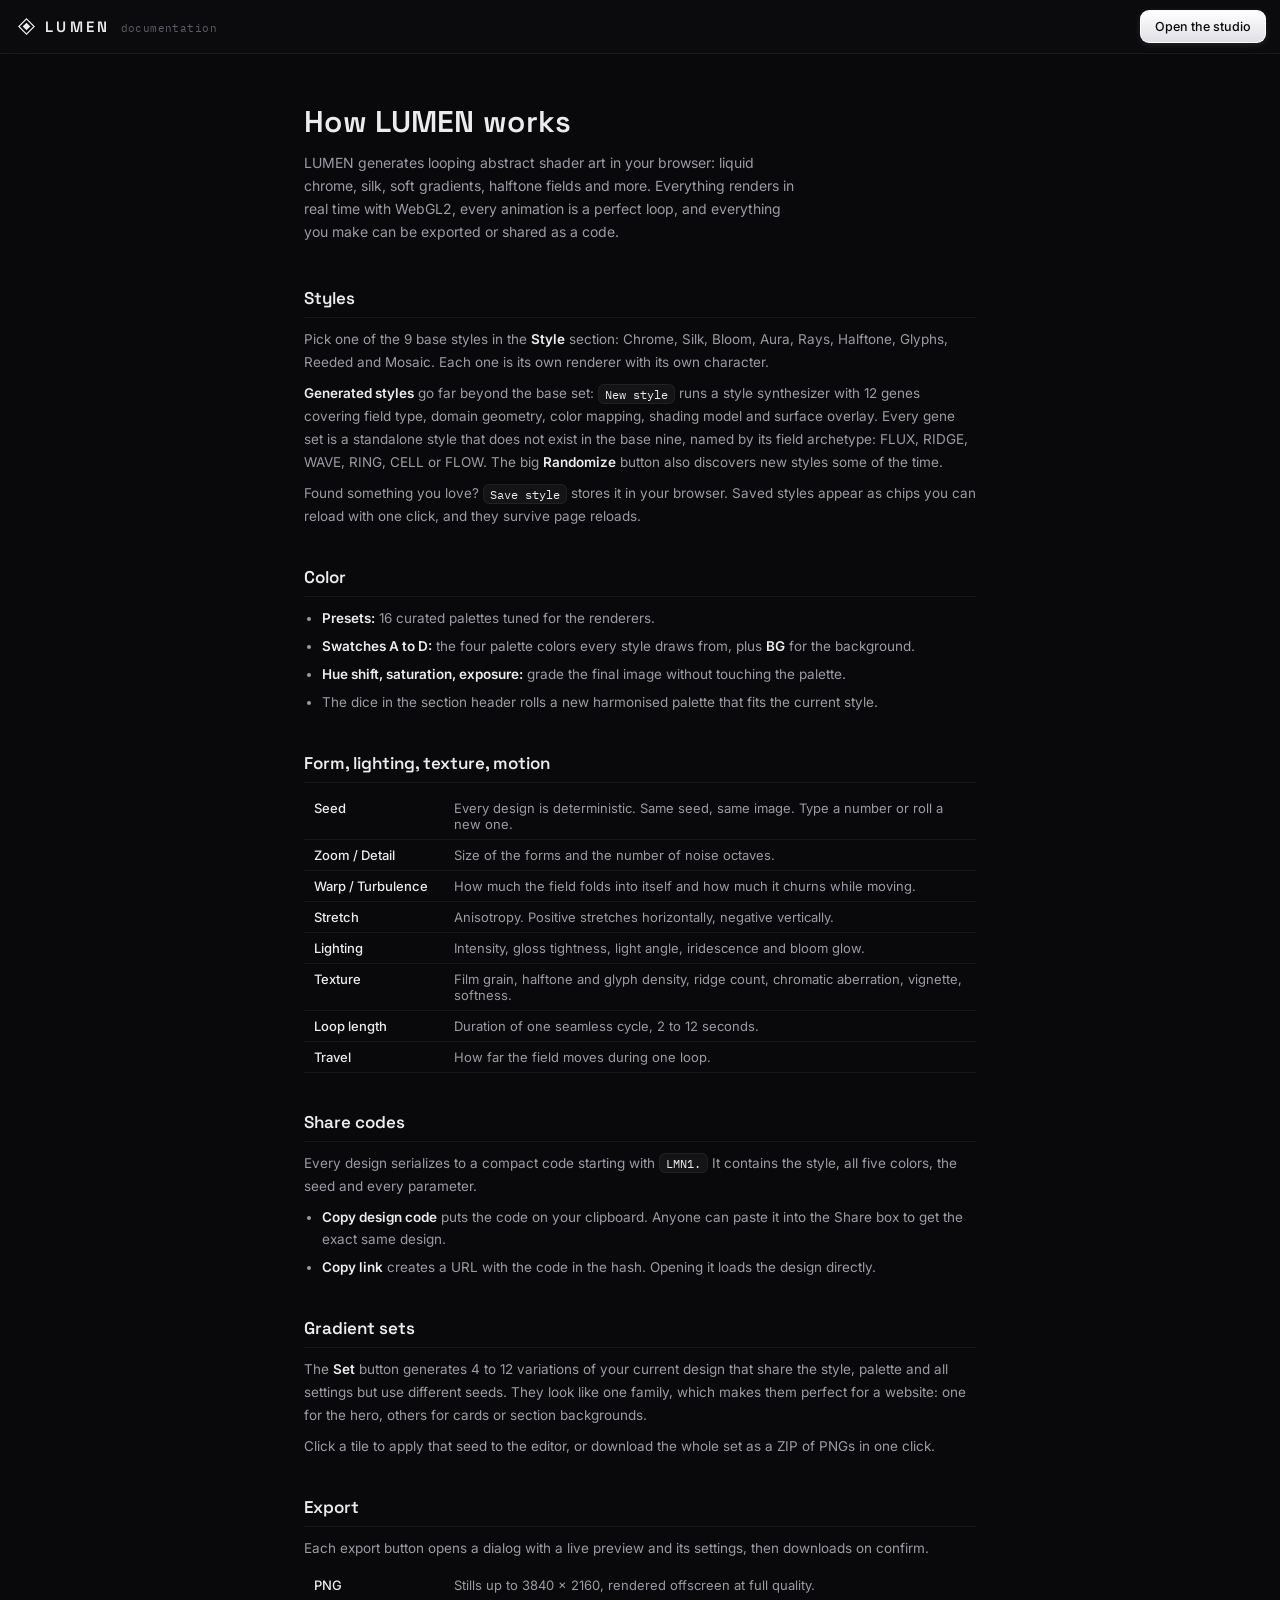
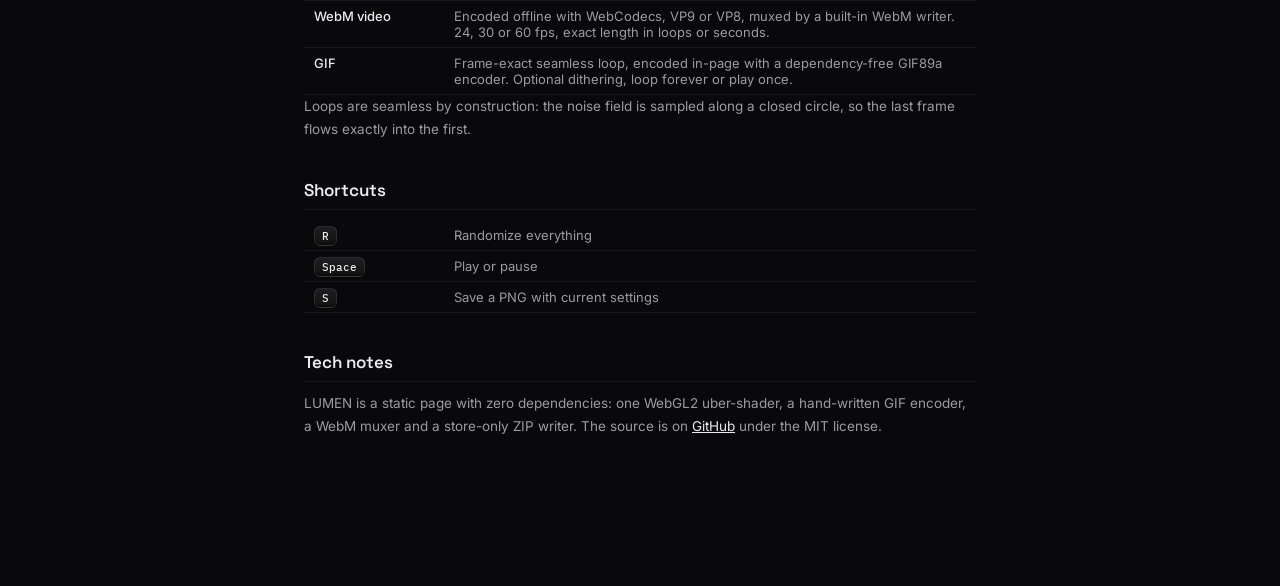
<file: docs.html>
<!DOCTYPE html>
<html lang="en">
<head>
<meta charset="UTF-8" />
<meta name="viewport" content="width=device-width, initial-scale=1.0" />
<title>Docs, LUMEN generative shader studio</title>
<meta name="description" content="How to use LUMEN: styles, synth styles, color, motion, share codes, gradient sets and exporting PNG, video or GIF." />
<link rel="icon" type="image/png" sizes="64x64" href="assets/favicon.png" />
<link rel="preconnect" href="https://fonts.googleapis.com" />
<link rel="preconnect" href="https://fonts.gstatic.com" crossorigin />
<link href="https://fonts.googleapis.com/css2?family=Inter:wght@400;500;600&family=Space+Grotesk:wght@500;600&family=IBM+Plex+Mono:wght@400;500&display=swap" rel="stylesheet" />
<link rel="stylesheet" href="styles.css" />
<style>
  body { overflow: auto; }
  .docs-wrap {
    max-width: 720px;
    margin: 0 auto;
    padding: 48px 24px 110px;
  }
  .docs-hero {
    margin-bottom: 44px;
  }
  .docs-hero h1 {
    font-family: var(--font-display);
    font-size: 30px;
    font-weight: 600;
    letter-spacing: 0.01em;
    margin-bottom: 10px;
  }
  .docs-hero p { color: var(--text-mid); font-size: 14px; line-height: 1.65; max-width: 56ch; }
  .docs-hero .btn { margin-top: 18px; }
  .docs-section { margin-bottom: 38px; }
  .docs-section h2 {
    font-family: var(--font-display);
    font-size: 17px;
    font-weight: 600;
    margin-bottom: 10px;
    padding-bottom: 8px;
    border-bottom: 1px solid var(--line-soft);
  }
  .docs-section p, .docs-section li {
    font-size: 13.5px;
    line-height: 1.7;
    color: var(--text-mid);
  }
  .docs-section p + p { margin-top: 8px; }
  .docs-section ul { padding-left: 18px; margin-top: 8px; display: flex; flex-direction: column; gap: 5px; }
  .docs-section strong { color: var(--text); font-weight: 600; }
  .docs-section code {
    font-family: var(--font-mono);
    font-size: 11.5px;
    background: var(--bg-raised);
    border: 1px solid var(--line-soft);
    padding: 1.5px 6px;
    border-radius: 6px;
    color: var(--text);
  }
  .kbd {
    font-family: var(--font-mono);
    font-size: 11px;
    background: linear-gradient(180deg, rgba(255,255,255,0.09), rgba(255,255,255,0.03));
    border: 1px solid var(--line);
    box-shadow: inset 0 -1.5px 0 rgba(0,0,0,0.4);
    padding: 2px 7px;
    border-radius: 6px;
    color: var(--text);
  }
  .docs-table { width: 100%; border-collapse: collapse; margin-top: 10px; }
  .docs-table td {
    padding: 7px 10px;
    border-bottom: 1px solid var(--line-soft);
    font-size: 13px;
    color: var(--text-mid);
    vertical-align: top;
  }
  .docs-table td:first-child { color: var(--text); font-weight: 500; white-space: nowrap; width: 140px; }
</style>
</head>
<body>

<header class="topbar">
  <div class="brand">
    <svg class="brand-mark" viewBox="0 0 20 20" aria-hidden="true">
      <path d="M10 1 L19 10 L10 19 L1 10 Z" fill="none" stroke="currentColor" stroke-width="1.4"/>
      <path d="M10 5.5 L14.5 10 L10 14.5 L5.5 10 Z" fill="currentColor"/>
    </svg>
    <span class="brand-name">LUMEN</span>
    <span class="brand-sub">documentation</span>
  </div>
  <div class="topbar-actions">
    <a class="btn btn-primary" href="index.html">Open the studio</a>
  </div>
</header>

<div class="docs-wrap">
  <div class="docs-hero">
    <h1>How LUMEN works</h1>
    <p>LUMEN generates looping abstract shader art in your browser: liquid chrome, silk, soft gradients, halftone fields and more. Everything renders in real time with WebGL2, every animation is a perfect loop, and everything you make can be exported or shared as a code.</p>
  </div>

  <div class="docs-section">
    <h2>Styles</h2>
    <p>Pick one of the 9 base styles in the <strong>Style</strong> section: Chrome, Silk, Bloom, Aura, Rays, Halftone, Glyphs, Reeded and Mosaic. Each one is its own renderer with its own character.</p>
    <p><strong>Generated styles</strong> go far beyond the base set: <code>New style</code> runs a style synthesizer with 12 genes covering field type, domain geometry, color mapping, shading model and surface overlay. Every gene set is a standalone style that does not exist in the base nine, named by its field archetype: FLUX, RIDGE, WAVE, RING, CELL or FLOW. The big <strong>Randomize</strong> button also discovers new styles some of the time.</p>
    <p>Found something you love? <code>Save style</code> stores it in your browser. Saved styles appear as chips you can reload with one click, and they survive page reloads.</p>
  </div>

  <div class="docs-section">
    <h2>Color</h2>
    <ul>
      <li><strong>Presets:</strong> 16 curated palettes tuned for the renderers.</li>
      <li><strong>Swatches A to D:</strong> the four palette colors every style draws from, plus <strong>BG</strong> for the background.</li>
      <li><strong>Hue shift, saturation, exposure:</strong> grade the final image without touching the palette.</li>
      <li>The dice in the section header rolls a new harmonised palette that fits the current style.</li>
    </ul>
  </div>

  <div class="docs-section">
    <h2>Form, lighting, texture, motion</h2>
    <table class="docs-table">
      <tr><td>Seed</td><td>Every design is deterministic. Same seed, same image. Type a number or roll a new one.</td></tr>
      <tr><td>Zoom / Detail</td><td>Size of the forms and the number of noise octaves.</td></tr>
      <tr><td>Warp / Turbulence</td><td>How much the field folds into itself and how much it churns while moving.</td></tr>
      <tr><td>Stretch</td><td>Anisotropy. Positive stretches horizontally, negative vertically.</td></tr>
      <tr><td>Lighting</td><td>Intensity, gloss tightness, light angle, iridescence and bloom glow.</td></tr>
      <tr><td>Texture</td><td>Film grain, halftone and glyph density, ridge count, chromatic aberration, vignette, softness.</td></tr>
      <tr><td>Loop length</td><td>Duration of one seamless cycle, 2 to 12 seconds.</td></tr>
      <tr><td>Travel</td><td>How far the field moves during one loop.</td></tr>
    </table>
  </div>

  <div class="docs-section">
    <h2>Share codes</h2>
    <p>Every design serializes to a compact code starting with <code>LMN1.</code> It contains the style, all five colors, the seed and every parameter.</p>
    <ul>
      <li><strong>Copy design code</strong> puts the code on your clipboard. Anyone can paste it into the Share box to get the exact same design.</li>
      <li><strong>Copy link</strong> creates a URL with the code in the hash. Opening it loads the design directly.</li>
    </ul>
  </div>

  <div class="docs-section">
    <h2>Gradient sets</h2>
    <p>The <strong>Set</strong> button generates 4 to 12 variations of your current design that share the style, palette and all settings but use different seeds. They look like one family, which makes them perfect for a website: one for the hero, others for cards or section backgrounds.</p>
    <p>Click a tile to apply that seed to the editor, or download the whole set as a ZIP of PNGs in one click.</p>
  </div>

  <div class="docs-section">
    <h2>Export</h2>
    <p>Each export button opens a dialog with a live preview and its settings, then downloads on confirm.</p>
    <table class="docs-table">
      <tr><td>PNG</td><td>Stills up to 3840 x 2160, rendered offscreen at full quality.</td></tr>
      <tr><td>WebM video</td><td>Encoded offline with WebCodecs, VP9 or VP8, muxed by a built-in WebM writer. 24, 30 or 60 fps, exact length in loops or seconds.</td></tr>
      <tr><td>GIF</td><td>Frame-exact seamless loop, encoded in-page with a dependency-free GIF89a encoder. Optional dithering, loop forever or play once.</td></tr>
    </table>
    <p>Loops are seamless by construction: the noise field is sampled along a closed circle, so the last frame flows exactly into the first.</p>
  </div>

  <div class="docs-section">
    <h2>Shortcuts</h2>
    <table class="docs-table">
      <tr><td><span class="kbd">R</span></td><td>Randomize everything</td></tr>
      <tr><td><span class="kbd">Space</span></td><td>Play or pause</td></tr>
      <tr><td><span class="kbd">S</span></td><td>Save a PNG with current settings</td></tr>
    </table>
  </div>

  <div class="docs-section">
    <h2>Tech notes</h2>
    <p>LUMEN is a static page with zero dependencies: one WebGL2 uber-shader, a hand-written GIF encoder, a WebM muxer and a store-only ZIP writer. The source is on <a href="https://github.com/Leonxlnx/lumenshaders" style="color: var(--text);">GitHub</a> under the MIT license.</p>
  </div>
</div>

</body>
</html>
</file>
<file: styles.css>
/* ============================================================
   LUMEN — generative shader studio
   dark precision-instrument UI
   ============================================================ */

:root {
  --bg: #09090b;
  --bg-stage: #0c0c0f;
  --bg-rail: rgba(17, 17, 21, 0.82);
  --bg-raised: rgba(255, 255, 255, 0.045);
  --bg-hover: rgba(255, 255, 255, 0.09);
  --line: rgba(255, 255, 255, 0.10);
  --line-soft: rgba(255, 255, 255, 0.06);
  --glass-hi: rgba(255, 255, 255, 0.14);
  --text: #ececef;
  --text-mid: #9b9ba4;
  --text-dim: #5e5e68;
  --focus: #d7d7de;
  --radius-s: 9px;
  --radius-m: 13px;
  --radius-l: 18px;
  --font-ui: "Inter", -apple-system, "Segoe UI", sans-serif;
  --font-display: "Space Grotesk", var(--font-ui);
  --font-mono: "IBM Plex Mono", ui-monospace, "Cascadia Mono", monospace;
  --topbar-h: 54px;
  --rail-w: 312px;
}

* { box-sizing: border-box; margin: 0; padding: 0; }

:root { color-scheme: dark; }

html, body { height: 100%; }

body {
  background: var(--bg);
  color: var(--text);
  font-family: var(--font-ui);
  font-size: 13px;
  overflow: hidden;
  -webkit-font-smoothing: antialiased;
}

.mono { font-family: var(--font-mono); }
.dim { color: var(--text-dim); }

button { font: inherit; color: inherit; cursor: pointer; background: none; border: none; }

/* ---------- top bar ---------- */

.topbar {
  height: var(--topbar-h);
  display: flex;
  align-items: center;
  justify-content: space-between;
  padding: 0 14px 0 18px;
  border-bottom: 1px solid var(--line-soft);
  background: rgba(12, 12, 15, 0.75);
  backdrop-filter: blur(18px) saturate(1.2);
  -webkit-backdrop-filter: blur(18px) saturate(1.2);
  position: relative;
  z-index: 5;
}

.brand { display: flex; align-items: baseline; gap: 10px; min-width: 260px; }
.brand-mark { width: 17px; height: 17px; color: var(--text); align-self: center; }
.brand-name {
  font-family: var(--font-display);
  font-weight: 600;
  font-size: 15px;
  letter-spacing: 0.22em;
}
.brand-sub {
  font-family: var(--font-mono);
  font-size: 10.5px;
  color: var(--text-dim);
  letter-spacing: 0.04em;
}

.topbar-center { display: flex; justify-content: center; }

.topbar-actions { display: flex; align-items: center; gap: 8px; min-width: 260px; justify-content: flex-end; }
.topbar-divider { width: 1px; height: 22px; background: var(--line); margin: 0 4px; }

/* ---------- buttons ---------- */

.btn {
  display: inline-flex;
  align-items: center;
  gap: 7px;
  height: 33px;
  padding: 0 14px;
  border-radius: var(--radius-s);
  border: 1px solid var(--line);
  background: linear-gradient(180deg, rgba(255,255,255,0.07), rgba(255,255,255,0.025));
  box-shadow: inset 0 1px 0 var(--glass-hi), 0 1px 3px rgba(0,0,0,0.3);
  color: var(--text);
  font-size: 12.5px;
  font-weight: 500;
  text-decoration: none;
  transition: background 160ms ease, border-color 160ms ease, transform 140ms cubic-bezier(.34,1.56,.64,1), box-shadow 160ms ease;
  white-space: nowrap;
}
.btn svg { width: 14px; height: 14px; flex: none; transition: transform 220ms cubic-bezier(.34,1.56,.64,1); }
.btn:hover {
  background: linear-gradient(180deg, rgba(255,255,255,0.12), rgba(255,255,255,0.05));
  border-color: rgba(255,255,255,0.20);
  transform: translateY(-1px);
  box-shadow: inset 0 1px 0 var(--glass-hi), 0 6px 16px -6px rgba(0,0,0,0.55);
}
.btn:hover svg { transform: scale(1.18) rotate(-4deg); }
.btn:active { transform: translateY(0.5px) scale(0.98); }

.btn-primary {
  background: linear-gradient(180deg, #ffffff, #dfdfe6);
  border-color: rgba(255,255,255,0.85);
  color: #0a0a0c;
  box-shadow: inset 0 1px 0 rgba(255,255,255,0.9), 0 2px 8px -2px rgba(255,255,255,0.18);
}
.btn-primary:hover {
  background: linear-gradient(180deg, #ffffff, #f2f2f6);
  border-color: #fff;
  box-shadow: inset 0 1px 0 #fff, 0 8px 22px -6px rgba(255,255,255,0.28);
}

.btn-ghost {
  background: transparent;
  border-color: transparent;
  box-shadow: none;
  color: var(--text-mid);
}
.btn-ghost:hover { color: var(--text); background: var(--bg-hover); border-color: var(--line); }

.icon-btn {
  width: 28px; height: 28px;
  display: inline-flex; align-items: center; justify-content: center;
  border-radius: var(--radius-s);
  color: var(--text-mid);
  transition: background 130ms ease, color 130ms ease;
}
.icon-btn svg { width: 13px; height: 13px; }
.icon-btn:hover { background: var(--bg-hover); color: var(--text); }

/* ---------- segmented control ---------- */

.segmented {
  display: inline-flex;
  background: var(--bg-raised);
  border: 1px solid var(--line);
  border-radius: var(--radius-s);
  padding: 2px;
  gap: 2px;
}
.segmented button {
  height: 24px;
  padding: 0 10px;
  border-radius: 4px;
  font-family: var(--font-mono);
  font-size: 11px;
  color: var(--text-dim);
  transition: background 120ms ease, color 120ms ease;
}
.segmented button:hover { color: var(--text-mid); }
.segmented button.active { background: #26262d; color: var(--text); }

/* ---------- layout ---------- */

.app {
  display: flex;
  height: calc(100vh - var(--topbar-h));
}

.stage {
  flex: 1;
  display: flex;
  flex-direction: column;
  background:
    radial-gradient(ellipse 90% 70% at 50% 42%, #101016 0%, var(--bg-stage) 70%);
  min-width: 0;
  position: relative;
}

.canvas-frame {
  flex: 1;
  display: flex;
  align-items: center;
  justify-content: center;
  padding: 34px 40px 18px;
  min-height: 0;
}

.canvas-shell {
  position: relative;
  display: flex;
  align-items: center;
  justify-content: center;
  max-width: 100%;
  max-height: 100%;
}

.canvas-boot {
  position: absolute;
  border-radius: var(--radius-l);
  background: linear-gradient(135deg, #120804 0%, #3d1204 38%, #ff6a00 72%, #ffb347 100%);
  background-size: 220% 220%;
  animation: boot-shimmer 2.2s ease-in-out infinite;
  box-shadow:
    0 0 0 1px rgba(255,255,255,0.07),
    inset 0 1px 0 rgba(255,255,255,0.08),
    0 30px 80px -20px rgba(0,0,0,0.9),
    0 8px 26px -10px rgba(0,0,0,0.65);
  transition: opacity 0.45s ease;
  pointer-events: none;
}

@keyframes boot-shimmer {
  0%, 100% { background-position: 0% 50%; }
  50% { background-position: 100% 50%; }
}

body.ready .canvas-boot { opacity: 0; }

#view {
  max-width: 100%;
  max-height: 100%;
  border-radius: var(--radius-l);
  box-shadow:
    0 0 0 1px rgba(255,255,255,0.07),
    inset 0 1px 0 rgba(255,255,255,0.08),
    0 30px 80px -20px rgba(0,0,0,0.9),
    0 8px 26px -10px rgba(0,0,0,0.65);
  background: #000;
  opacity: 0;
  transition: opacity 0.45s ease;
}

body.ready #view { opacity: 1; }

.stage-error {
  position: absolute;
  inset: 0;
  display: flex;
  align-items: center;
  justify-content: center;
  padding: 24px;
  text-align: center;
  color: #9b9ba4;
  font-size: 13px;
  line-height: 1.6;
  background: rgba(9, 9, 11, 0.92);
  border-radius: var(--radius-l);
  z-index: 2;
}
.stage-error[hidden] { display: none !important; }

.stage-meta {
  display: flex;
  align-items: center;
  justify-content: space-between;
  padding: 0 22px 14px;
  flex: none;
}
.meta-left, .meta-right { display: flex; align-items: center; gap: 10px; }
.meta-item { font-size: 11px; letter-spacing: 0.03em; }
.meta-sep { width: 3px; height: 3px; border-radius: 50%; background: var(--line); }

/* ---------- control rail ---------- */

.rail {
  width: var(--rail-w);
  flex: none;
  background: var(--bg-rail);
  backdrop-filter: blur(22px) saturate(1.25);
  -webkit-backdrop-filter: blur(22px) saturate(1.25);
  border-left: 1px solid var(--line-soft);
  box-shadow: inset 1px 0 0 rgba(255,255,255,0.03);
  overflow-y: auto;
  overscroll-behavior: contain;
  scrollbar-width: thin;
  scrollbar-color: rgba(255,255,255,0.14) transparent;
}
.rail::-webkit-scrollbar { width: 9px; }
.rail::-webkit-scrollbar-thumb {
  background: rgba(255,255,255,0.12);
  border-radius: 5px;
  border: 3px solid transparent;
  background-clip: content-box;
}
.rail::-webkit-scrollbar-thumb:hover { background: rgba(255,255,255,0.22); background-clip: content-box; }

.rail-section { border-bottom: 1px solid var(--line-soft); padding: 14px 16px 17px; }
.rail-section:last-child { border-bottom: none; padding-bottom: 28px; }

.section-head {
  display: flex;
  align-items: center;
  justify-content: space-between;
  margin-bottom: 12px;
}
.section-title {
  font-family: var(--font-mono);
  font-size: 10px;
  font-weight: 500;
  letter-spacing: 0.18em;
  color: var(--text-dim);
  text-transform: uppercase;
}
.section-dice {
  width: 24px; height: 24px;
  display: inline-flex; align-items: center; justify-content: center;
  border-radius: 5px;
  color: var(--text-dim);
  transition: background 120ms ease, color 120ms ease, transform 80ms ease;
}
.section-dice svg { width: 12px; height: 12px; }
.section-dice:hover { background: var(--bg-hover); color: var(--text); }
.section-dice:active { transform: rotate(90deg); }

/* ---------- mode grid ---------- */

.mode-grid {
  display: grid;
  grid-template-columns: repeat(3, 1fr);
  gap: 6px;
}
.mode-card {
  display: flex;
  flex-direction: column;
  align-items: center;
  gap: 6px;
  padding: 9px 2px 8px;
  border-radius: var(--radius-s);
  border: 1px solid var(--line-soft);
  background: linear-gradient(180deg, rgba(255,255,255,0.04), rgba(255,255,255,0.012));
  box-shadow: inset 0 1px 0 rgba(255,255,255,0.05);
  color: var(--text-dim);
  transition: border-color 160ms ease, color 160ms ease, background 160ms ease,
    transform 180ms cubic-bezier(.34,1.56,.64,1);
}
.mode-card svg { width: 26px; height: 18px; transition: transform 220ms cubic-bezier(.34,1.56,.64,1); }
.mode-card span { font-size: 10px; font-weight: 500; letter-spacing: 0.02em; }
.mode-card:hover { color: var(--text-mid); border-color: rgba(255,255,255,0.16); transform: translateY(-1.5px); }
.mode-card:hover svg { transform: scale(1.15); }
.mode-card:active { transform: scale(0.96); }
.mode-card.active {
  border-color: rgba(255,255,255,0.34);
  background: linear-gradient(180deg, rgba(255,255,255,0.13), rgba(255,255,255,0.05));
  box-shadow: inset 0 1px 0 rgba(255,255,255,0.2), 0 4px 14px -6px rgba(0,0,0,0.6);
  color: var(--text);
}

.style-lock {
  display: flex;
  align-items: center;
  gap: 8px;
  margin-top: 10px;
  color: var(--text-dim);
  font-size: 11.5px;
  user-select: none;
  cursor: pointer;
}
.style-lock input { display: none; }
.lock-box {
  width: 14px; height: 14px;
  border: 1px solid var(--line);
  border-radius: 4px;
  display: inline-flex; align-items: center; justify-content: center;
  transition: background 120ms ease, border-color 120ms ease;
}
.lock-box svg { width: 8px; height: 8px; opacity: 0; transition: opacity 120ms ease; }
.style-lock input:checked + .lock-box { background: var(--text); border-color: var(--text); }
.style-lock input:checked + .lock-box svg { opacity: 1; }

/* ---------- palette ---------- */

.preset-row {
  display: flex;
  flex-wrap: wrap;
  gap: 6px;
  margin-bottom: 14px;
}
.preset-chip {
  height: 22px;
  width: 46px;
  border-radius: 5px;
  border: 1px solid rgba(255,255,255,0.08);
  overflow: hidden;
  display: flex;
  padding: 0;
  transition: transform 100ms ease, border-color 120ms ease;
}
.preset-chip i { flex: 1; display: block; }
.preset-chip:hover { transform: translateY(-1px); border-color: rgba(255,255,255,0.3); }
.preset-chip.active { border-color: #fff; box-shadow: 0 0 0 1px #fff inset; }

.swatch-row {
  display: flex;
  gap: 8px;
  align-items: center;
  margin-bottom: 14px;
}
.swatch {
  position: relative;
  width: 34px; height: 34px;
  border-radius: 8px;
  border: 1px solid rgba(255,255,255,0.10);
  overflow: hidden;
  flex: none;
  cursor: pointer;
  transition: transform 100ms ease;
}
.swatch:hover { transform: scale(1.06); }
.swatch input {
  position: absolute;
  inset: -8px;
  width: calc(100% + 16px);
  height: calc(100% + 16px);
  border: none;
  padding: 0;
  cursor: pointer;
  opacity: 0;
}
.swatch-label {
  font-family: var(--font-mono);
  font-size: 9px;
  color: var(--text-dim);
  text-align: center;
  margin-top: 4px;
  letter-spacing: 0.05em;
}
.swatch-wrap { display: flex; flex-direction: column; }
.swatch-gap { width: 1px; height: 30px; background: var(--line); margin: 0 3px; align-self: flex-start; margin-top: 2px; }

/* ---------- sliders ---------- */

.ctl { margin-bottom: 11px; }
.ctl:last-child { margin-bottom: 0; }

.ctl-head {
  display: flex;
  justify-content: space-between;
  align-items: baseline;
  margin-bottom: 5px;
}
.ctl-label { font-size: 11.5px; font-weight: 500; color: var(--text-mid); }
.ctl-value {
  font-family: var(--font-mono);
  font-size: 10.5px;
  color: var(--text-dim);
  font-variant-numeric: tabular-nums;
}

input[type="range"] {
  -webkit-appearance: none;
  appearance: none;
  width: 100%;
  height: 18px;
  background: transparent;
  cursor: pointer;
  display: block;
}
input[type="range"]::-webkit-slider-runnable-track {
  height: 3px;
  border-radius: 2px;
  background: linear-gradient(to right, #62626e var(--fill, 0%), #232329 var(--fill, 0%));
}
input[type="range"]::-webkit-slider-thumb {
  -webkit-appearance: none;
  width: 12px; height: 12px;
  border-radius: 50%;
  background: #e8e8ec;
  border: none;
  margin-top: -4.5px;
  box-shadow: 0 1px 4px rgba(0,0,0,0.5);
  transition: transform 100ms ease;
}
input[type="range"]:hover::-webkit-slider-thumb { transform: scale(1.15); }
input[type="range"]:active::-webkit-slider-thumb { transform: scale(1.25); background: #fff; }
input[type="range"]::-moz-range-track {
  height: 3px; border-radius: 2px; background: #232329;
}
input[type="range"]::-moz-range-progress { height: 3px; border-radius: 2px; background: #62626e; }
input[type="range"]::-moz-range-thumb {
  width: 12px; height: 12px; border-radius: 50%;
  background: #e8e8ec; border: none;
}

/* ---------- selects / small inputs ---------- */

.field-row { display: flex; gap: 8px; align-items: center; margin-bottom: 11px; }
.field-row:last-child { margin-bottom: 0; }
.field-row .ctl-label { flex: 1; }

select, .num-input {
  background: var(--bg-raised);
  border: 1px solid var(--line);
  border-radius: var(--radius-s);
  color: var(--text);
  font-family: var(--font-mono);
  font-size: 11px;
  height: 28px;
  padding: 0 8px;
  outline: none;
}
select:focus, .num-input:focus { border-color: #3c3c46; }
select { cursor: pointer; appearance: none; padding-right: 22px;
  background-image: url("data:image/svg+xml,%3Csvg xmlns='http://www.w3.org/2000/svg' width='8' height='5'%3E%3Cpath d='M0 0l4 5 4-5z' fill='%235e5e68'/%3E%3C/svg%3E");
  background-repeat: no-repeat;
  background-position: right 8px center;
}

.num-input { width: 74px; text-align: right; }

.seed-row { display: flex; gap: 6px; align-items: center; }
.seed-row .num-input { flex: 1; text-align: left; }

.mini-btn {
  height: 28px;
  padding: 0 10px;
  border-radius: var(--radius-s);
  border: 1px solid var(--line);
  background: var(--bg-raised);
  color: var(--text-mid);
  font-size: 11px;
  font-weight: 500;
  display: inline-flex;
  align-items: center;
  gap: 6px;
  transition: background 120ms ease, color 120ms ease;
  white-space: nowrap;
}
.mini-btn svg { width: 11px; height: 11px; }
.mini-btn:hover { background: var(--bg-hover); color: var(--text); }

/* ---------- toggle ---------- */

.toggle-row {
  display: flex; align-items: center; justify-content: space-between;
  margin-bottom: 11px;
}
.toggle-row:last-child { margin-bottom: 0; }
.toggle {
  position: relative;
  width: 30px; height: 17px;
  border-radius: 9px;
  background: #26262d;
  transition: background 140ms ease;
  flex: none;
}
.toggle::after {
  content: "";
  position: absolute;
  top: 2.5px; left: 2.5px;
  width: 12px; height: 12px;
  border-radius: 50%;
  background: #9b9ba4;
  transition: transform 140ms ease, background 140ms ease;
}
.toggle.on { background: var(--text); }
.toggle.on::after { transform: translateX(13px); background: #0a0a0c; }

/* ---------- share section ---------- */

.share-row { display: flex; gap: 8px; margin-bottom: 10px; }
.share-row .mini-btn { flex: 1; justify-content: center; }
.share-input {
  width: 100%;
  text-align: left;
  color: var(--text-mid);
}
.share-input::placeholder { color: var(--text-dim); }

/* ---------- share section ---------- */

.share-row { display: flex; gap: 8px; margin-bottom: 10px; }
.share-row .mini-btn { flex: 1; justify-content: center; }
.share-input {
  width: 100%;
  text-align: left;
}
.share-input::placeholder { color: var(--text-dim); }

/* ---------- export section ---------- */

.export-grid { display: flex; flex-direction: column; gap: 8px; margin-top: 4px; }
.export-btn {
  display: flex;
  align-items: center;
  gap: 10px;
  width: 100%;
  height: 40px;
  padding: 0 14px;
  border-radius: var(--radius-s);
  border: 1px solid var(--line);
  background: linear-gradient(180deg, rgba(255,255,255,0.06), rgba(255,255,255,0.02));
  box-shadow: inset 0 1px 0 rgba(255,255,255,0.08);
  color: var(--text);
  font-size: 12.5px;
  font-weight: 500;
  transition: background 160ms ease, border-color 160ms ease,
    transform 160ms cubic-bezier(.34,1.56,.64,1), box-shadow 160ms ease;
}
.export-btn svg { width: 14px; height: 14px; color: var(--text-mid); transition: transform 220ms cubic-bezier(.34,1.56,.64,1), color 160ms ease; }
.export-btn:hover {
  background: linear-gradient(180deg, rgba(255,255,255,0.11), rgba(255,255,255,0.04));
  border-color: rgba(255,255,255,0.2);
  transform: translateX(2px);
}
.export-btn:hover svg { transform: scale(1.2); color: var(--text); }
.export-btn .ext {
  margin-left: auto;
  font-family: var(--font-mono);
  font-size: 10px;
  color: var(--text-dim);
  letter-spacing: 0.06em;
}

/* ---------- overlay ---------- */

.overlay {
  position: fixed;
  inset: 0;
  background: rgba(5,5,7,0.78);
  backdrop-filter: blur(4px);
  display: flex;
  align-items: center;
  justify-content: center;
  z-index: 50;
}
.overlay[hidden] { display: none; }
.overlay-card {
  width: 320px;
  background: var(--bg-rail);
  border: 1px solid var(--line);
  border-radius: 12px;
  padding: 22px 22px 18px;
  box-shadow: 0 30px 80px -20px rgba(0,0,0,0.9);
}
.overlay-title {
  font-family: var(--font-display);
  font-weight: 600;
  font-size: 14px;
  letter-spacing: 0.02em;
  margin-bottom: 6px;
}
.overlay-detail { font-size: 11px; color: var(--text-dim); margin-bottom: 14px; }
.progress {
  height: 4px;
  border-radius: 2px;
  background: #1d1d23;
  overflow: hidden;
  margin-bottom: 16px;
}
.progress-fill {
  height: 100%;
  width: 0%;
  border-radius: 2px;
  background: var(--text);
  transition: width 160ms ease;
}
.overlay-cancel { width: 100%; justify-content: center; }

/* ---------- toast ---------- */

.toast {
  position: fixed;
  bottom: 22px;
  left: 50%;
  transform: translateX(-50%);
  background: var(--bg-raised);
  border: 1px solid var(--line);
  color: var(--text);
  font-size: 11.5px;
  padding: 9px 16px;
  border-radius: 8px;
  z-index: 60;
  box-shadow: 0 10px 30px -8px rgba(0,0,0,0.7);
  animation: toast-in 200ms ease;
}
@keyframes toast-in {
  from { opacity: 0; transform: translateX(-50%) translateY(8px); }
  to { opacity: 1; transform: translateX(-50%) translateY(0); }
}

/* ---------- responsive ---------- */

@media (max-width: 980px) {
  .brand-sub { display: none; }
  .topbar-center { display: none; }
  .brand { min-width: 0; }
  .topbar-actions { min-width: 0; }
  .btn { padding: 0 10px; }
  .btn span { display: none; }
}
@media (max-width: 820px) {
  body { overflow: auto; }
  .app { flex-direction: column; height: auto; }
  .stage { height: 58vh; }
  .rail { width: 100%; border-left: none; border-top: 1px solid var(--line-soft); }
  .canvas-frame { padding: 18px; }
}

/* ---------- synth + saved styles ---------- */

.synth-row { margin-top: 10px; }
.synth-ctl { margin-top: 8px; }
.mini-btn svg { width: 12px; height: 12px; margin-right: 2px; transition: transform 220ms cubic-bezier(.34,1.56,.64,1); }
.mini-btn:hover svg { transform: rotate(8deg) scale(1.15); }

.saved-styles { display: flex; flex-wrap: wrap; gap: 6px; margin-top: 10px; }
.saved-styles:empty { display: none; }
.saved-chip {
  display: inline-flex;
  align-items: center;
  gap: 7px;
  height: 25px;
  padding: 0 5px 0 10px;
  border-radius: 13px;
  border: 1px solid var(--line);
  background: linear-gradient(180deg, rgba(255,255,255,0.06), rgba(255,255,255,0.02));
  color: var(--text-mid);
  font-family: var(--font-mono);
  font-size: 10px;
  letter-spacing: 0.03em;
  transition: color 150ms ease, border-color 150ms ease, transform 150ms cubic-bezier(.34,1.56,.64,1);
}
.saved-chip:hover { color: var(--text); border-color: rgba(255,255,255,0.22); transform: translateY(-1px); }
.saved-del {
  width: 15px; height: 15px;
  display: inline-flex; align-items: center; justify-content: center;
  border-radius: 50%;
  font-size: 11px;
  color: var(--text-dim);
  transition: background 130ms ease, color 130ms ease;
}
.saved-del:hover { background: rgba(255,80,80,0.18); color: #ff8d8d; }

/* ---------- modals ---------- */

.modal-backdrop {
  position: fixed;
  inset: 0;
  z-index: 40;
  background: rgba(5,5,8,0.6);
  backdrop-filter: blur(10px) saturate(1.1);
  -webkit-backdrop-filter: blur(10px) saturate(1.1);
  display: flex;
  align-items: center;
  justify-content: center;
  padding: 24px;
  animation: backdrop-in 220ms ease;
}
@keyframes backdrop-in { from { opacity: 0; } to { opacity: 1; } }

.modal-card {
  width: min(560px, 100%);
  max-height: 88vh;
  overflow-y: auto;
  background: rgba(20, 20, 25, 0.92);
  backdrop-filter: blur(26px) saturate(1.3);
  -webkit-backdrop-filter: blur(26px) saturate(1.3);
  border: 1px solid rgba(255,255,255,0.12);
  border-radius: var(--radius-l);
  box-shadow:
    inset 0 1px 0 rgba(255,255,255,0.12),
    0 40px 110px -24px rgba(0,0,0,0.95);
  padding: 20px 22px 22px;
  animation: card-in 320ms cubic-bezier(.22,1.3,.36,1);
  scrollbar-width: thin;
  scrollbar-color: rgba(255,255,255,0.14) transparent;
}
@keyframes card-in {
  from { opacity: 0; transform: scale(1.06) translateY(10px); }
  to { opacity: 1; transform: scale(1) translateY(0); }
}
.modal-card::-webkit-scrollbar { width: 9px; }
.modal-card::-webkit-scrollbar-thumb {
  background: rgba(255,255,255,0.12);
  border-radius: 5px;
  border: 3px solid transparent;
  background-clip: content-box;
}

.modal-head {
  display: flex;
  align-items: flex-start;
  justify-content: space-between;
  margin-bottom: 16px;
}
.modal-title {
  font-family: var(--font-display);
  font-weight: 600;
  font-size: 16px;
  letter-spacing: 0.01em;
}
.modal-sub { font-size: 10.5px; color: var(--text-dim); margin-top: 3px; }
.modal-close {
  width: 28px; height: 28px;
  display: inline-flex; align-items: center; justify-content: center;
  border-radius: 8px;
  color: var(--text-dim);
  transition: background 130ms ease, color 130ms ease, transform 160ms ease;
}
.modal-close svg { width: 11px; height: 11px; }
.modal-close:hover { background: var(--bg-hover); color: var(--text); transform: rotate(90deg); }

.modal-preview {
  position: relative;
  border-radius: var(--radius-m);
  overflow: hidden;
  margin-bottom: 16px;
  box-shadow: 0 0 0 1px rgba(255,255,255,0.08), 0 12px 30px -12px rgba(0,0,0,0.7);
}
.modal-preview canvas { display: block; width: 100%; height: auto; }
.modal-preview-meta {
  position: absolute;
  left: 10px; bottom: 8px;
  font-size: 10px;
  color: rgba(255,255,255,0.92);
  background: rgba(8,8,12,0.55);
  backdrop-filter: blur(8px);
  -webkit-backdrop-filter: blur(8px);
  padding: 4px 9px;
  border-radius: 7px;
  letter-spacing: 0.04em;
}

.modal-form { display: flex; flex-direction: column; gap: 2px; margin-bottom: 14px; }
.modal-note {
  font-size: 11.5px;
  color: var(--text-mid);
  line-height: 1.55;
  margin-bottom: 14px;
}
.modal-actions { display: flex; justify-content: flex-end; gap: 10px; }
.modal-dl { height: 38px; padding: 0 18px; font-size: 13px; }
.modal-dl svg { width: 14px; height: 14px; }
.modal-dl:disabled { opacity: 0.55; pointer-events: none; }

/* ---------- set generator grid ---------- */

.set-grid {
  display: grid;
  grid-template-columns: repeat(3, 1fr);
  gap: 8px;
  margin-bottom: 16px;
}
.set-tile {
  position: relative;
  border-radius: var(--radius-s);
  overflow: hidden;
  border: 1px solid rgba(255,255,255,0.1);
  padding: 0;
  transition: transform 180ms cubic-bezier(.34,1.56,.64,1), border-color 160ms ease, box-shadow 160ms ease;
}
.set-tile canvas { display: block; width: 100%; height: auto; }
.set-tile:hover {
  transform: scale(1.045);
  border-color: rgba(255,255,255,0.45);
  box-shadow: 0 10px 24px -10px rgba(0,0,0,0.8);
  z-index: 1;
}
.set-tile-label {
  position: absolute;
  left: 6px; bottom: 5px;
  font-size: 9px;
  color: rgba(255,255,255,0.9);
  background: rgba(8,8,12,0.55);
  padding: 2px 6px;
  border-radius: 5px;
}

/* ---------- boot: shell visible while WebGL compiles ---------- */

body.booting .topbar,
body.booting .rail {
  backdrop-filter: none;
  -webkit-backdrop-filter: none;
}
body.booting .topbar { background: var(--bg); }
body.booting .rail {
  opacity: 0;
  pointer-events: none;
}
body.ready .rail {
  opacity: 1;
  pointer-events: auto;
  transition: opacity 0.35s ease;
}

/* ---------- intro stagger animation ---------- */

@keyframes intro-pop {
  0% { opacity: 0; transform: scale(1.1) translateY(6px); }
  100% { opacity: 1; transform: scale(1) translateY(0); }
}
.intro .stagger-item {
  animation: intro-pop 420ms cubic-bezier(.22,1,.36,1) both;
  animation-delay: var(--intro-d, 0ms);
}
.intro .canvas-shell.stagger-item { animation-duration: 520ms; }

/* ---------- download success effect ---------- */

.fx-layer {
  position: fixed;
  inset: 0;
  z-index: 80;
  pointer-events: none;
}
@keyframes fx-ring {
  0% { transform: translate(-50%,-50%) scale(0.3); opacity: 0.9; }
  100% { transform: translate(-50%,-50%) scale(2.4); opacity: 0; }
}
.fx-ring {
  position: fixed;
  width: 180px; height: 180px;
  border-radius: 50%;
  border: 2px solid rgba(255,255,255,0.8);
  z-index: 80;
  pointer-events: none;
  animation: fx-ring 700ms cubic-bezier(.2,.8,.3,1) forwards;
}
@keyframes toast-success-pop {
  0% { opacity: 0; transform: translateX(-50%) scale(1.4); }
  55% { opacity: 1; transform: translateX(-50%) scale(0.97); }
  100% { opacity: 1; transform: translateX(-50%) scale(1); }
}
.toast.success {
  display: inline-flex;
  align-items: center;
  gap: 9px;
  border-color: rgba(140, 240, 170, 0.35);
  box-shadow: 0 10px 38px -8px rgba(40, 200, 110, 0.25);
  animation: toast-success-pop 420ms cubic-bezier(.22,1.4,.36,1);
}
.toast.success svg { width: 14px; height: 14px; flex: none; }
.toast.success svg path {
  stroke-dasharray: 20;
  stroke-dashoffset: 20;
  animation: check-draw 360ms 150ms ease-out forwards;
}
@keyframes check-draw { to { stroke-dashoffset: 0; } }

@media (prefers-reduced-motion: reduce) {
  * { transition-duration: 0.01ms !important; animation-duration: 0.01ms !important; }
}
</file>
